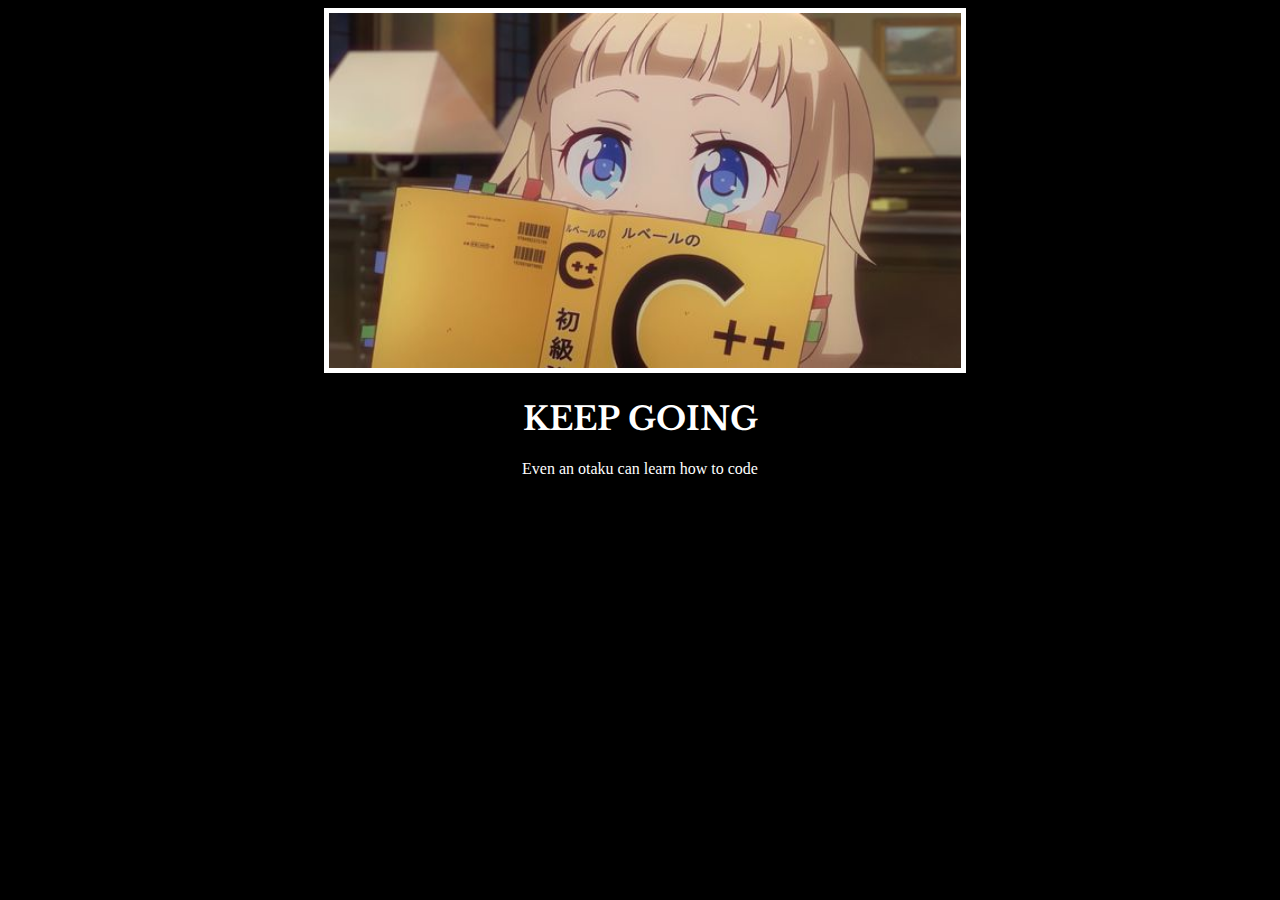
<file: index.html>
<!-- 
  TODO: Create a motivational post website.
Style it how ever you like. 
Look at the goal image for inspiration.
But it must have the following features:
1. The main h1 text should be using the Regular Libre Baskerville Font from Google Fonts:
  https://fonts.google.com/specimen/Libre+Baskerville
2. The text should be white and background black.
3. Add your own image into the images folder inside assets. It should have a 5px white border.
4. The text should be center aligned.
5. Create a div to contain the h1, p and img elements. Adjust the margins so that the image and text are centered on the page. 
  Hint: You horizontally center a div by giving it a width of 50% and a margin-left of 25%.
  Hint: Set the image to have a width of 100% so it fills the div. 
6. Read about the text-transform property on MDN docs to make the h1 uppercase with CSS.
  https://developer.mozilla.org/en-US/docs/Web/CSS/text-transform 
-->
<!DOCTYPE html>
<html lang="en">
  <head>
    <meta charset="UTF-8" />
    <meta name="viewport" content="width=device-width, initial-scale=1.0" />
    <title>Web Motivation</title>
    <style>

      *{
        background-color: black;
        color: white;
        text-align: center;
      }
      div{
        width: 50%;
        margin-left: 25%;
      }
      img{
        border: 5px solid white;
        width: 100%;
      }
      h1 {
        font-family: "Libre Baskerville", serif;
        text-transform: uppercase;
      }
    </style>
    <link rel="preconnect" href="https://fonts.googleapis.com" />
    <link rel="preconnect" href="https://fonts.gstatic.com" crossorigin />
    <link
      href="https://fonts.googleapis.com/css2?family=Caveat&family=Libre+Baskerville:wght@700&display=swap"
      rel="stylesheet"
    />
  </head>
  <body>
    <div id="div1">
      <img src="./assets/images/meme.jpg" alt="anime girl" />
      <h1>keep going</h1>
      <p>Even an otaku can learn how to code</p>
    </div>
  </body>
</html>
</file>
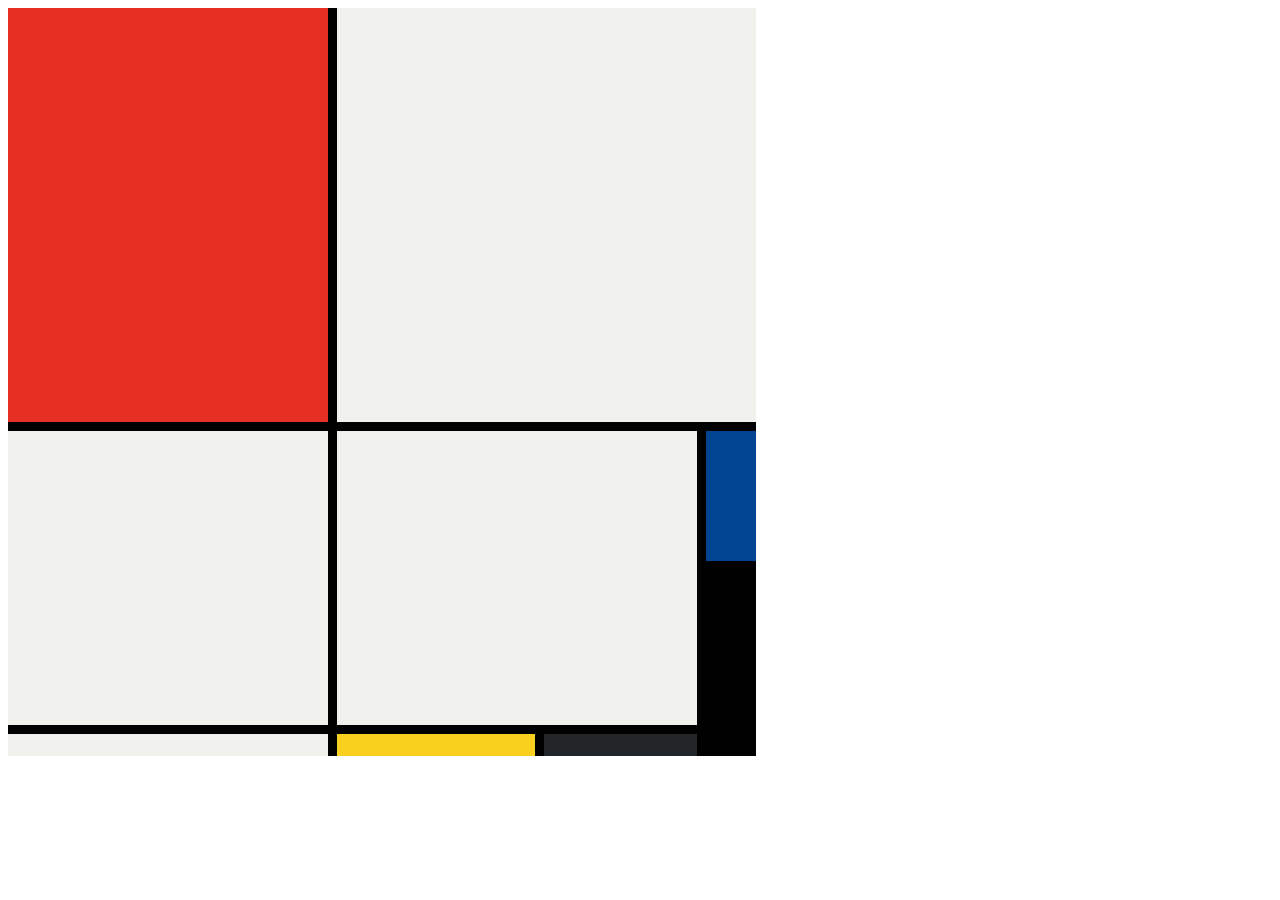
<file: 10.3 Mondrian Project/index.html>
<!DOCTYPE html>
<html lang="en">

<head>
  <meta charset="UTF-8">
  <meta name="viewport" content="width=device-width, initial-scale=1.0">
  <title>Mondrian Project</title>
  <style>
    /* 
    Write your CSS here 
    Gap Colour: #000
    White: #F0F1EC
    Red: #E72F24
    Black: #232629
    Blue: #004592
    Yellow: #F9D01E

    For dimensions, see dimensions.png image.
    HINT: Remember you can't change the properties of grid lines.
    But grid lines are transparent!
    */
    *{
      background-color: white;
    }
    .container{
      background-color: black;
      display: grid;
      width: fit-content;
      height: fit-content;
      gap: 9px;
      grid-template-columns: 320px 198px 153px 50px;
      grid-template-rows: 414px 130px 155px 22px;
    }
    .white1{
      background-color: #F0F1EC ;
      grid-column: span 3;
    }
    .white2{
      background-color: #F0F1EC ;
      grid-row: span 2;
    }
    .white3{
      background-color: #F0F1EC ;
      grid-column: span 2;
      grid-row: span 2;
    }
    .white4{
      background-color: #F0F1EC;
      grid-row-start: 4;

    }
    .red{
      background-color: #E72F24;   
    }
    .black{
      background-color: #232629;
      grid-row-start: 4;
    }
    .blue{
      background-color: #004592;
    }
    .yellow{
      background-color: #F9D01E;
      grid-row-start: 4;
    }
  </style>
</head>

<body>
  <div class="container">
    <div class="red"></div>
    <div class="white1"></div>
    <div class="white2"></div>
    <div class="white3"></div>
    
    
    <div class="blue"></div>
    <div class="white4"></div>
    <div class="yellow"></div>
    <div class="black"></div>
</body>

</html>
</file>
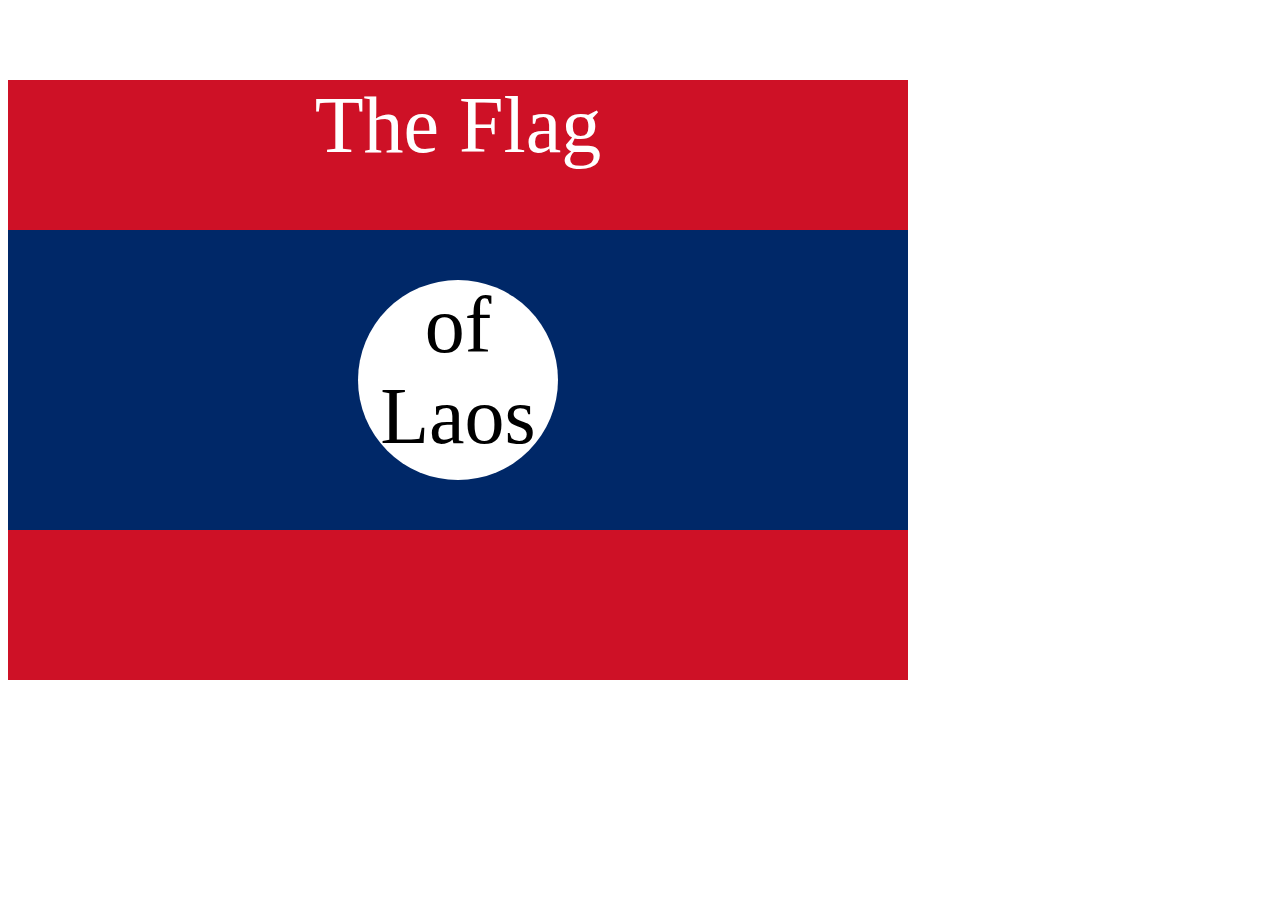
<file: 7.3 CSS Flag Project/index.html>
<!DOCTYPE html>
<html lang="en">

<head>
  <meta charset="UTF-8">
  <title>CSS Flag Project</title>
  <style>
    /* Write your CSS Code here */
    *{
      text-align: center;
    }
    p{
      color: white;
      font-size: 5rem;
    }
    .flag{
      background-color:rgb(206, 17, 38);
      height: 600px;
      width: 900px;
      position: relative;
    }
    .flag > div {
      background-color: rgb(0, 40, 104);
      height: 300px;
      width: 100%;
      position: absolute;
      top: 150px;
    }

    .flag > div > div{
      background-color: white;
      border-radius: 50%;
      height: 200px;
      width: 200px;
      position: relative;
      top: 50px;
      left:350px;
    }
    div div div p{
      color: black;
      margin: 0px;
    }
  </style>
</head>

<!-- 
  IMPORTANT! Do not change any HTML
Don't add any classes/ids/elements 
Use what you know about combining selectors 
and CSS specificity instead.
Hint 1: The flag is 900px by 600px and the circle is 200px by 200px.
Hint 2: You can use CSS inspection to get the colors from
https://appbrewery.github.io/flag-of-laos/
-->

<body>
  <div class="flag">
    <p>The Flag</p>
    <div>
      <div>
        <p>of Laos</p>
      </div>
    </div>
  </div>
</body>

</html>
</file>
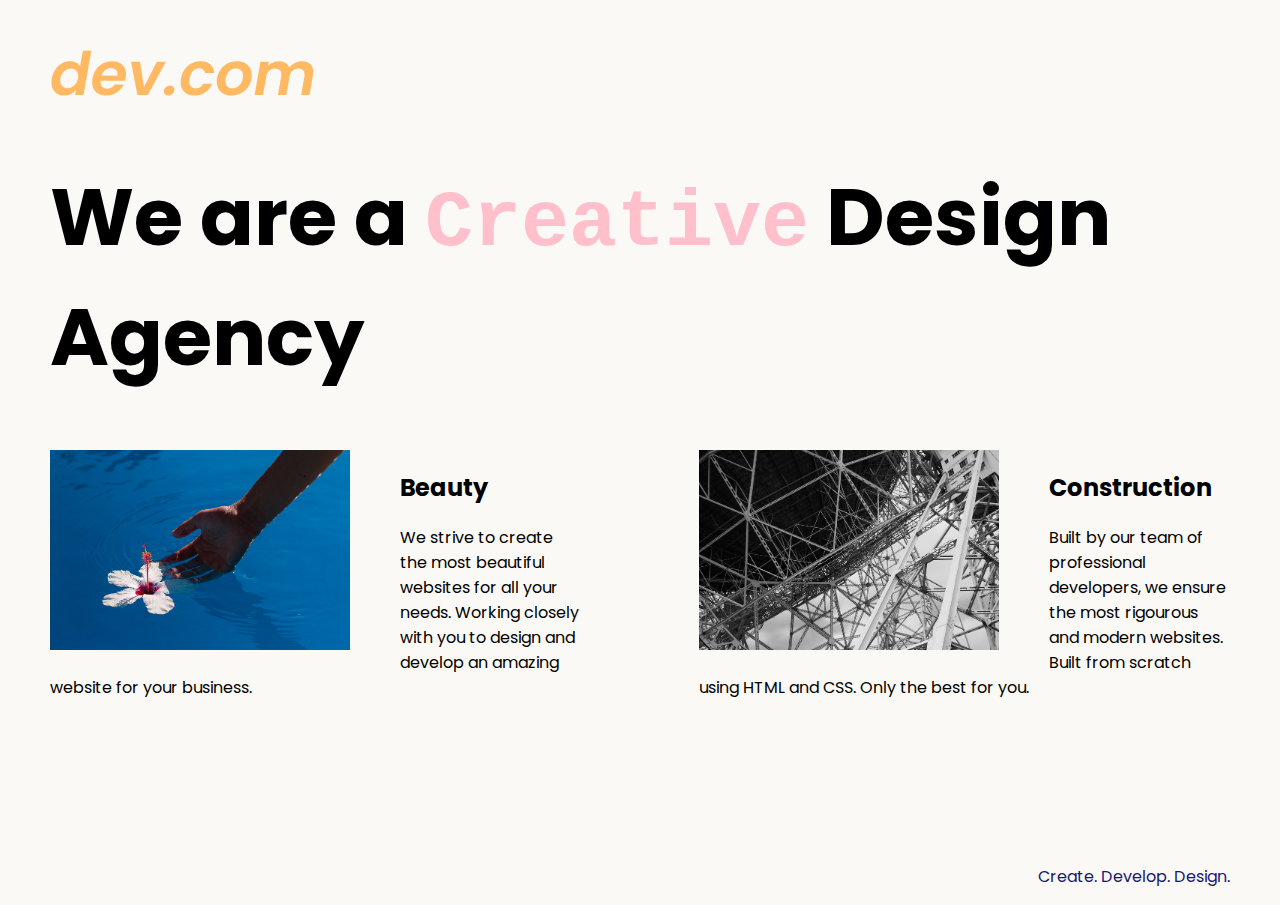
<file: 8.4 Web Design Agency Project/index.html>
<!DOCTYPE html>
<html lang="en">
  <head>
    <meta charset="UTF-8" />
    <meta name="viewport" content="width=device-width, initial-scale=1.0" />
    <title>Agency</title>
    <link rel="stylesheet" href="./style.css" />
    <link rel="preconnect" href="https://fonts.googleapis.com" />
    <link rel="preconnect" href="https://fonts.gstatic.com" crossorigin />
    <link
      href="https://fonts.googleapis.com/css2?family=Poppins:wght@400;700&display=swap"
      rel="stylesheet"
    />
  </head>

  <body>
    <div class="main">
      <img class="logo" src="./assets/images/logo.png" alt="logo" />
      <h1>We are a <samp>Creative</samp> Design Agency</h1>
      <div class="left card">
        <img
          class="tile-image"
          src="./assets/images/beautiful.jpg"
          alt="hand and flower in water"
        />
        <h2 class="card-title">Beauty</h2>
        <p class="card-text">
          We strive to create the most beautiful websites for all your needs.
          Working closely with you to design and develop an amazing website for
          your business.
        </p>
      </div>

      <div class="right card">
        <img
          class="tile-image"
          src="./assets/images/construction.jpg"
          alt="metal structure"
        />
        <h2 class="card-title">Construction</h2>
        <p>
          Built by our team of professional developers, we ensure the most
          rigourous and modern websites. Built from scratch using HTML and CSS.
          Only the best for you.
        </p>
      </div>
    </div>
    <footer>
      <p>Create. Develop. Design.</p>
    </footer>
  </body>
</html>
</file>
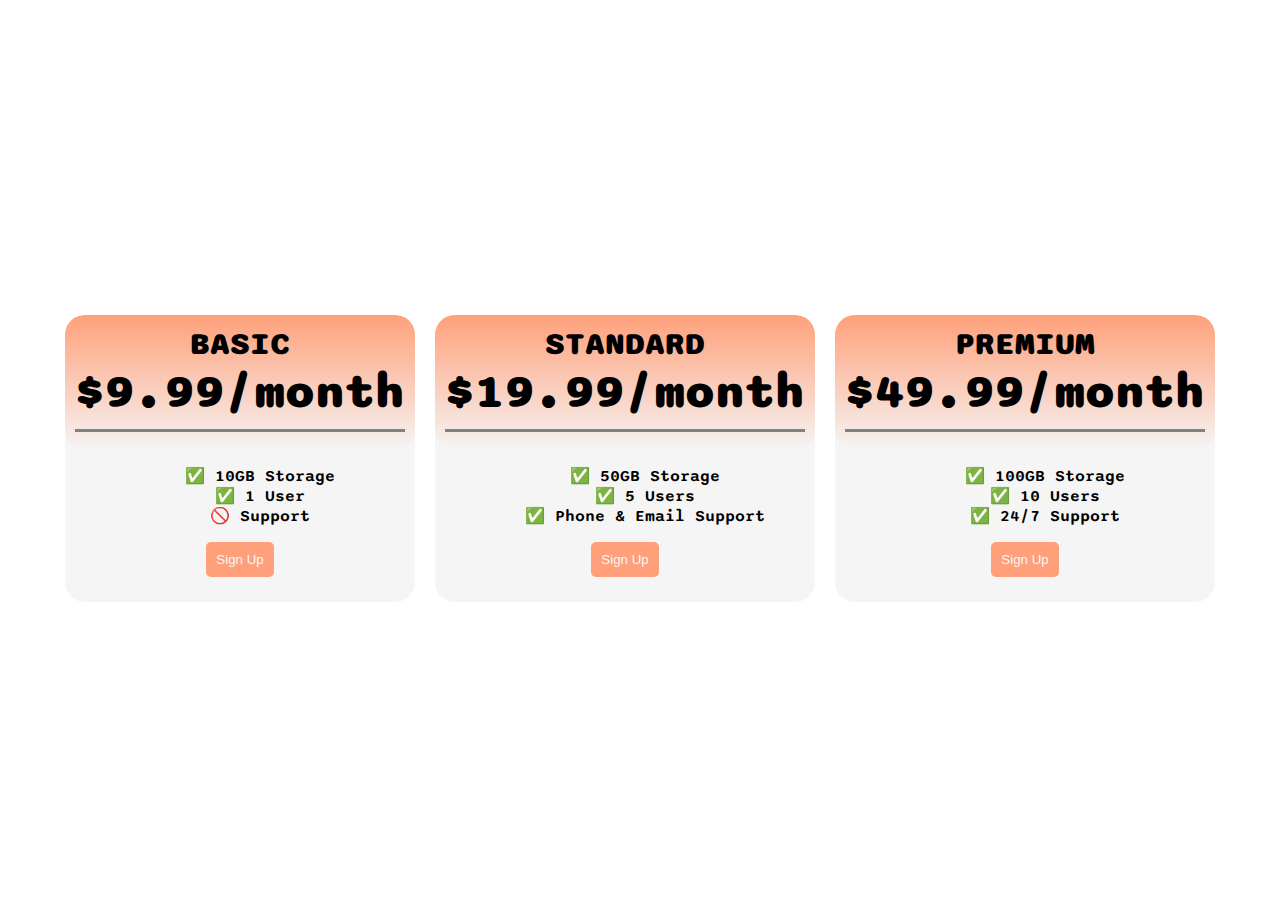
<file: 9.4 Flexbox Pricing Table Project/index.html>
<!DOCTYPE html>
<html>

<head>
  <title>Flexbox Pricing Table</title>
  <link rel="preconnect" href="https://fonts.googleapis.com">
  <link rel="preconnect" href="https://fonts.gstatic.com" crossorigin>
  <link href="https://fonts.googleapis.com/css2?family=Sono:wght@400;700&display=swap" rel="stylesheet">
  <style>
    body {
      font-family: 'Sono', sans-serif;
      text-align: center;
    }
    .pricing-container{
      display: flex;
      flex-direction: row;
      justify-content: center;
      align-items: center;
      gap: 20px;
      height: 100vh;
    }
    .pricing-plan{
      background-color: whitesmoke;
      border-radius: 20px;
      padding: 0px 0px 25px;

    }
    .plan-title{

      font-size: xx-large;
      font-weight: 1000;
      text-transform: uppercase;
    }
    .plan-price{
      font-weight: 1000;
      font-size: xxx-large;

    }
    .plan-features{
      list-style-type: none;
    }
    .plan-features >li {
      font-weight: 600;

}
    .plan-button{
      outline: none;
      border:none;
      padding: 10px;
      background-color: lightsalmon;
      border-radius: 5px;
      color: aliceblue;
    }
    .faded{
      background-image: linear-gradient(lightsalmon, whitesmoke);
      padding: 10px;
      border-radius: 20px;
    }
    hr{
      background-color: gray;
      height: 3px;
      border: none;
    }

    /* Hint: What can you do with a media query and flexbox? */
    @media (max-width: 1250px) {
      .pricing-container{
      display: flex;
      flex-direction: column;
    }
    }
  </style>
</head>

<body>
  <div class="pricing-container">
    <div class="pricing-plan">
      <div class="faded">
      <div class="plan-title">Basic</div>
      <div class="plan-price">$9.99/month</div>
      <hr>
    </div>
      <ul class="plan-features">
        <li>✅ 10GB Storage</li>
        <li>✅ 1 User</li>
        <li>🚫 Support</li>
      </ul>
      <button class="plan-button">Sign Up</a>
    </div>
    <div class="pricing-plan">
      <div class="faded">
      <div class="plan-title">Standard</div>
      <div class="plan-price">$19.99/month</div>
      <hr>
    </div>

      <ul class="plan-features">
        <li>✅ 50GB Storage</li>
        <li>✅ 5 Users</li>
        <li>✅ Phone &amp; Email Support</li>
      </ul>
      <button class="plan-button">Sign Up</a>
    </div>
    <div class="pricing-plan">
      <div class="faded">
      <div class="plan-title">Premium</div>
      <div class="plan-price">$49.99/month</div>
      <hr>
    </div>

      <ul class="plan-features">
        <li>✅ 100GB Storage</li>
        <li>✅ 10 Users</li>
        <li>✅ 24/7 Support</li>
      </ul>
      <button class="plan-button">Sign Up</a>
    </div>
  </div>

</body>

</html>
</file>
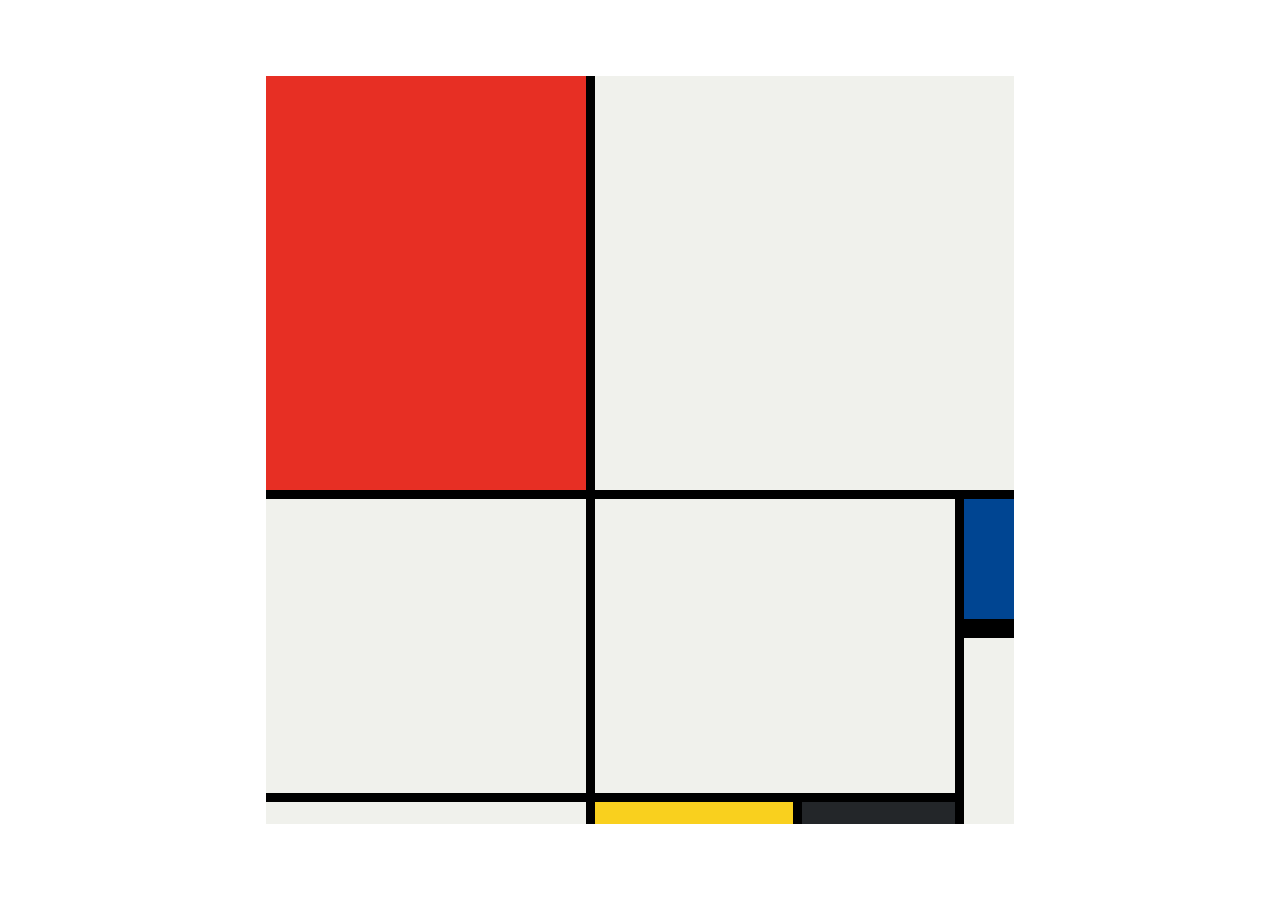
<file: 10.3 Mondrian Project/solution.html>
<!DOCTYPE html>
<html lang="en">

<head>
  <meta charset="UTF-8">
  <meta name="viewport" content="width=device-width, initial-scale=1.0">
  <title>Mondrian Project</title>
  <style>
    /* 
    Write your CSS here 
    Line Colour: #000
    White: #F0F1EC
    Red: #E72F24
    Black: #232629
    Blue: #004592
    Yellow: #F9D01E
    */
    body {
      display: flex;
      justify-content: center;
      align-items: center;
      height: 100vh;
      margin: 0;
      padding: 0;
    }

    .container {
      height: 748px;
      width: 748px;
      display: grid;
      background-color: #000;
      grid-template-columns: 320px 198px 153px 50px;
      grid-template-rows: 414px 130px 155px 22px;
      gap: 9px;
    }

    .item {
      background-color: #F0F1EC;
    }

    .red {
      background-color: #E72F24;
    }

    .white1 {
      grid-column: span 3;
    }

    .white2 {
      grid-row: span 2;
    }

    .white3 {
      grid-area: 2 / 2 / 4 /4
    }

    .blue {
      background-color: #004592;
      border-bottom: 10px solid #000;
    }

    .white4 {
      grid-row: span 2;
    }

    .yellow {
      background-color: #F9D01E;
    }

    .black {
      background-color: #232629;
    }
  </style>
</head>

<body>
  <!-- Write your HTML here -->

  <div class="container">
    <div class="item red"></div>
    <div class="item white1"></div>
    <div class="item white2"></div>
    <div class="item white3"></div>

    <div class="item blue"></div>
    <div class="item white4"></div>

    <div class="item"></div>
    <div class="item yellow"></div>
    <div class="item black"></div>
  </div>
</body>

</html>
</file>
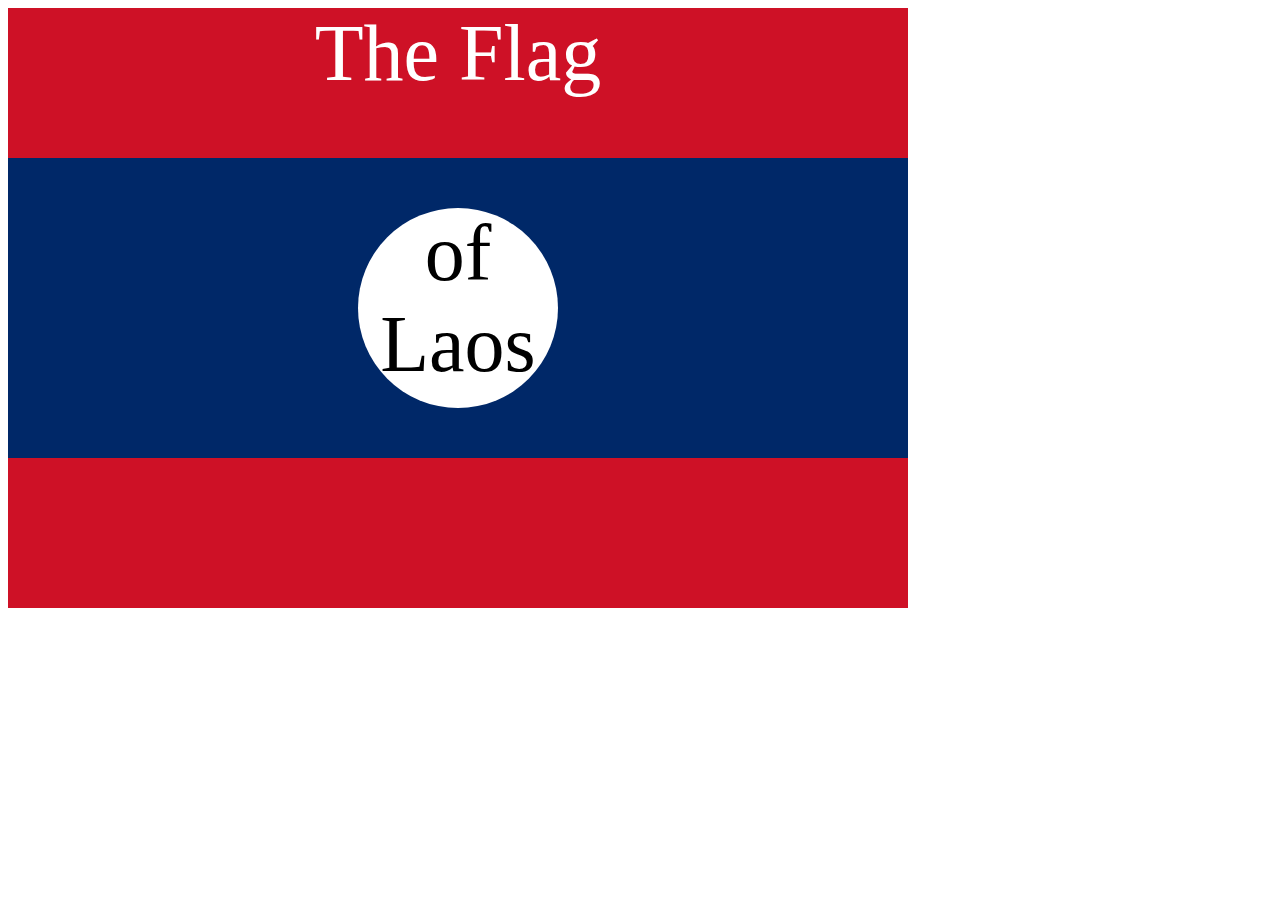
<file: 7.3 CSS Flag Project/solution.html>
<!DOCTYPE html>
<html lang="en">

<head>
  <meta charset="UTF-8">
  <title>CSS Flag Project</title>
  <style>
    .flag {
      width: 900px;
      height: 600px;
      position: relative;
      background-color: #CE1126;

    }

    .flag > div {
      background-color: #002868;
      height: 300px;
      width: 100%;
      position: absolute;
      top: 150px;
    }

    .flag > div > div {
      background-color: white;
      position: absolute;

      height: 200px;
      width: 200px;
      border-radius: 50%;
      top: 50px;
      left: 350px;
    }

    p {
      font-size: 5rem;
      color: white;
      text-align: center;
      padding: 0;
      margin: 0;
    }

    .flag>div div p {
      color: black;
    }
  </style>
</head>

<body>
  <div class="flag">
    <p>The Flag</p>
    <div>
      <div>
        <p>of Laos</p>
      </div>
    </div>
  </div>
</body>

</html>
</file>
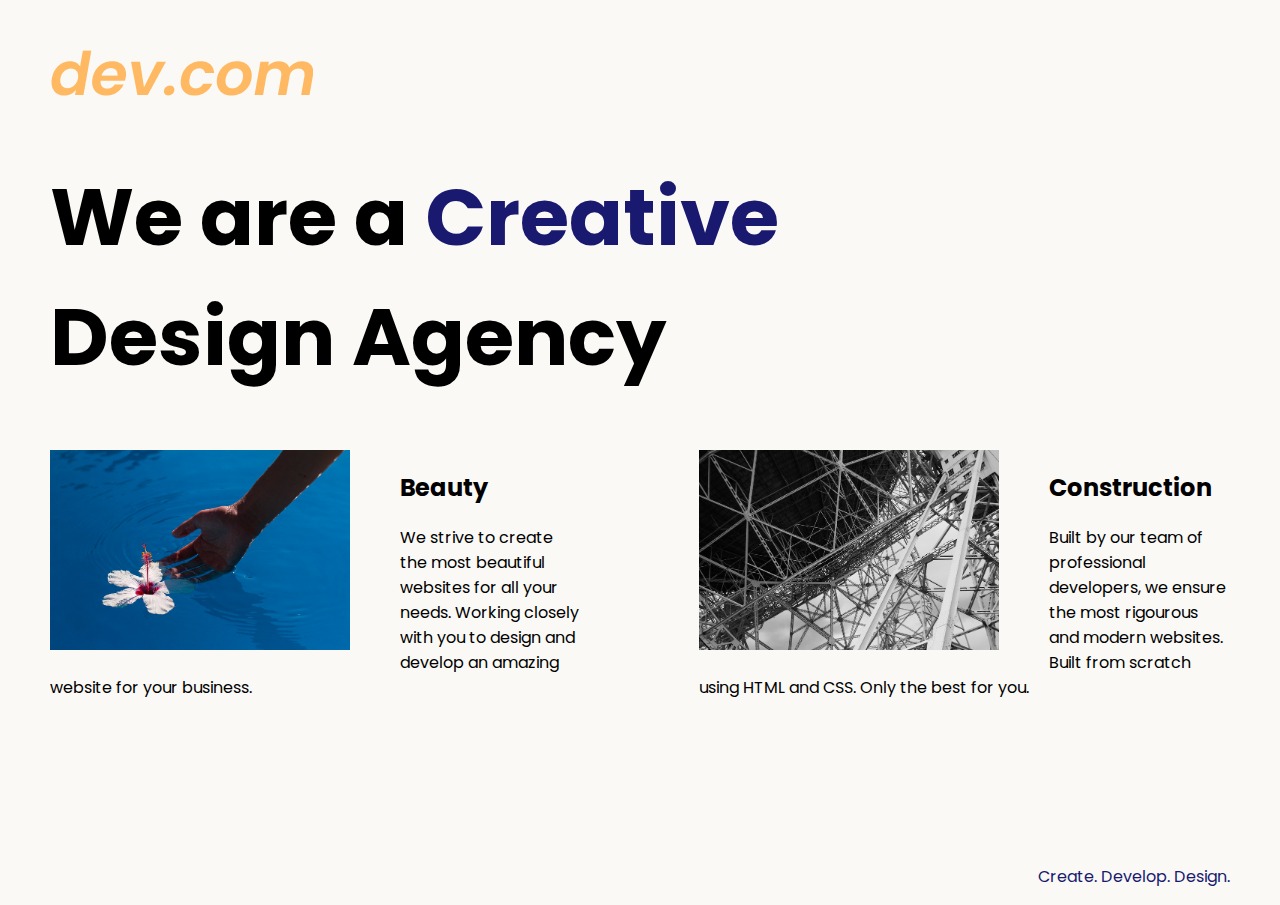
<file: 8.4 Web Design Agency Project/solution.html>
<!DOCTYPE html>
<html lang="en">

<head>
  <meta charset="UTF-8">
  <meta name="viewport" content="width=device-width, initial-scale=1.0">
  <title>Agency</title>
  <link rel="stylesheet" href="./solution.css">
  <link rel="preconnect" href="https://fonts.googleapis.com">
  <link rel="preconnect" href="https://fonts.gstatic.com" crossorigin>
  <link href="https://fonts.googleapis.com/css2?family=Poppins:wght@400;700&display=swap" rel="stylesheet">
</head>

<body>
  <div class="main">
    <img class="logo" src="./assets/images/logo.png" alt="logo">
    <h1>We are a <span class="creative">Creative</span> <br />Design Agency</h1>
    <div class="left card"><img class="tile-image" src="./assets/images/beautiful.jpg" alt="hand and flower in water">
      <h2 class="card-title">Beauty</h2>
      <p class="card-text">We strive to create the most beautiful websites for all your needs. Working closely with you
        to
        design and
        develop an amazing website for your business.</p>
    </div>

    <div class="right card"><img class="tile-image" src="./assets/images/construction.jpg" alt="metal structure">
      <h2 class="card-title">Construction</h2>
      <p>Built by our team of professional developers, we ensure the most rigourous and modern websites. Built from
        scratch using HTML and CSS. Only the best for you.</p>
    </div>

  </div>
  <footer>
    <p>Create. Develop. Design.</p>
  </footer>
</body>

</html>
</file>
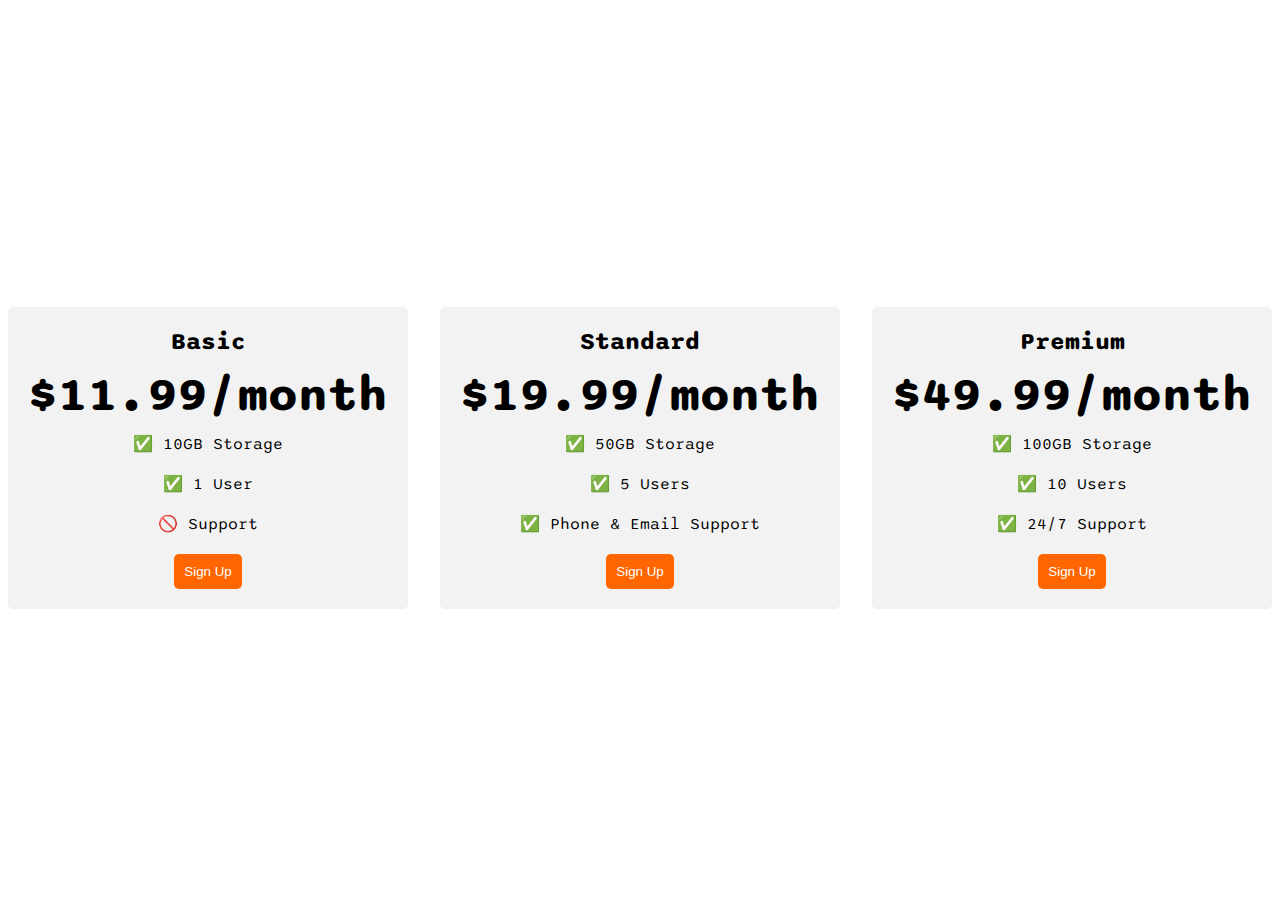
<file: 9.4 Flexbox Pricing Table Project/solution.html>
<!DOCTYPE html>
<html>

<head>
  <title>Flexbox Pricing Table</title>
  <link rel="preconnect" href="https://fonts.googleapis.com">
  <link rel="preconnect" href="https://fonts.gstatic.com" crossorigin>
  <link href="https://fonts.googleapis.com/css2?family=Sono:wght@400;700&display=swap" rel="stylesheet">
  <style>
    body {
      font-family: 'Sono', sans-serif;
    }

    .pricing-container {
      display: flex;
      justify-content: center;
      align-items: center;
      height: 100vh;
      gap: 2rem;
    }

    .pricing-plan {
      flex: 1;
      max-width: 400px;
      padding: 20px;
      background-color: #f2f2f2;
      border-radius: 5px;
      text-align: center;
    }

    .plan-title {
      font-size: 24px;
      font-weight: bold;
      margin-bottom: 10px;
    }

    .plan-price {
      font-size: 48px;
      font-weight: bold;
      margin-bottom: 10px;
    }

    .plan-features {
      list-style: none;
      padding: 0;
      margin: 0;
    }

    .plan-features li {
      margin-bottom: 20px;
    }

    .plan-button {
      padding: 10px;
      background-color: #ff6600;
      color: #fff;
      border-radius: 5px;
      border: none;
    }

    @media (max-width: 1250px) {
      .pricing-container {
        flex-direction: column;
        height: 100%;
      }
    }
  </style>
</head>

<body>
  <div class="pricing-container">
    <div class="pricing-plan">
      <div class="plan-title">Basic</div>
      <div class="plan-price">$11.99/month</div>
      <ul class="plan-features">
        <li>✅ 10GB Storage</li>
        <li>✅ 1 User</li>
        <li>🚫 Support</li>
      </ul>
      <button class="plan-button">Sign Up</a>
    </div>
    <div class="pricing-plan">
      <div class="plan-title">Standard</div>
      <div class="plan-price">$19.99/month</div>
      <ul class="plan-features">
        <li>✅ 50GB Storage</li>
        <li>✅ 5 Users</li>
        <li>✅ Phone &amp; Email Support</li>
      </ul>
      <button class="plan-button">Sign Up</a>
    </div>
    <div class="pricing-plan">
      <div class="plan-title">Premium</div>
      <div class="plan-price">$49.99/month</div>
      <ul class="plan-features">
        <li>✅ 100GB Storage</li>
        <li>✅ 10 Users</li>
        <li>✅ 24/7 Support</li>
      </ul>
      <button class="plan-button">Sign Up</a>
    </div>
  </div>

</body>

</html>
</file>
<file: 8.4 Web Design Agency Project/style.css>
body {
  font-family: "Poppins", sans-serif;
  margin: 50px 50px 0 50px;
  background-color: #faf9f6;
  display: flex;
  flex-direction: column;
  min-height: 95vh;
}
.main {
  flex: 1;
}

h1 {
  font-size: 5rem;
}

footer {
  text-align: right;
  color: midnightblue;
  clear: both;
}
samp {
  color: pink;
}
.tile-image {
  height: 200px;
  float: left;
  margin-right: 50px;
}

.card{
  width: 45%;
}
.left{
  float: left;
}
.right{
  float: right;
}

@media (min-width: 319px) and (max-width: 480px) {
  h1 {
    text-align: center;
    font-size: 2rem;
    width: 100%;
  }
  .logo{
    width: 100px;

  }
  .card{
    width: 100%;
  }
  .card img {
    margin-bottom: 10px;
    width: 100%;
    display: inline;
    object-fit: cover;
  }
}
</file>
<file: 8.4 Web Design Agency Project/solution.css>
body {
  font-family: "Poppins", sans-serif;
  margin: 50px 50px 0 50px;
  background-color: #faf9f6;
  display: flex;
  flex-direction: column;
  min-height: 95vh;
}
.main {
  flex: 1;
}

h1 {
  font-size: 5rem;
}

footer {
  text-align: right;
  color: midnightblue;
}

.tile-image {
  height: 200px;
  float: left;
  margin-right: 50px;
}

.card {
  width: 45%;
}

.left {
  float: left;
}

.right {
  float: right;
}

.creative {
  color: midnightblue;
}

@media (max-width: 680px) {
  .logo {
    width: 100px;
  }

  h1 {
    font-size: 3.5rem;
    text-align: center;
  }

  .card {
    width: 100%;
    display: block;
    margin-bottom: 30px;
    text-align: justify;
  }

  .card img {
    margin-bottom: 10px;
    width: 100%;
    display: inline;
    object-fit: cover;
  }
}
</file>
